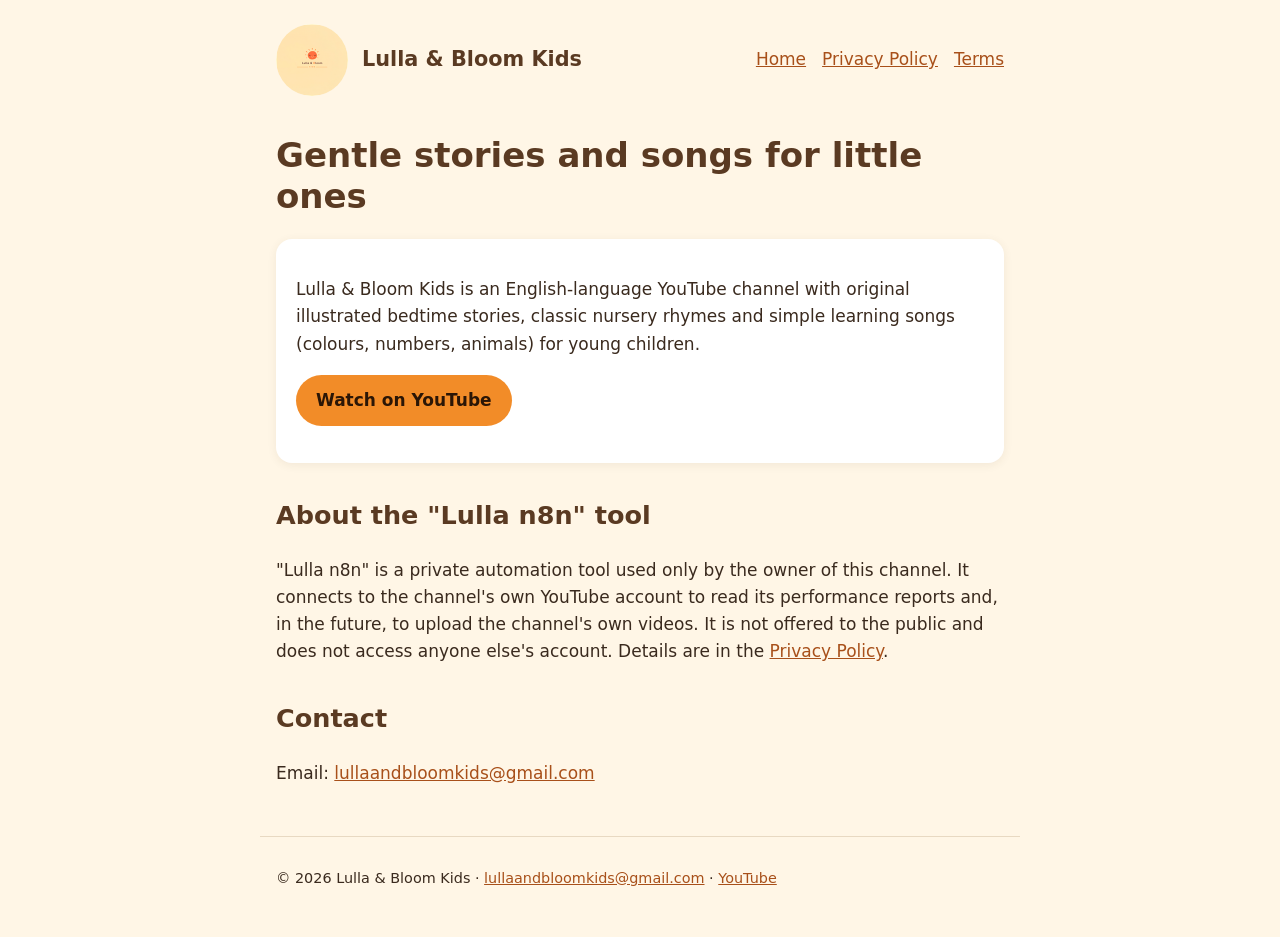
<file: index.html>
<!doctype html>
<html lang="en">
<head>
<meta charset="utf-8">
<meta name="viewport" content="width=device-width,initial-scale=1">
<title>Lulla & Bloom Kids — Stories and songs for little ones</title>
<meta name="description" content="Original illustrated stories, nursery rhymes and learning songs for young children on YouTube.">
<meta property="og:title" content="Lulla & Bloom Kids — Stories and songs for little ones">
<meta property="og:description" content="Original illustrated stories, nursery rhymes and learning songs for young children on YouTube.">
<meta property="og:image" content="https://diegonogueira361-ai.github.io/lulla-bloom-kids/og.png">
<link rel="icon" href="favicon.png">
<link rel="stylesheet" href="style.css">
</head>
<body>
<header>
  <img src="logo.png" alt="Lulla &amp; Bloom Kids logo">
  <a class="nome" href="index.html">Lulla &amp; Bloom Kids</a>
  <nav><a href="index.html">Home</a><a href="privacy.html">Privacy Policy</a><a href="terms.html">Terms</a></nav>
</header>
<main>
<h1>Gentle stories and songs for little ones</h1>
<div class="card">
<p>Lulla &amp; Bloom Kids is an English-language YouTube channel with original illustrated bedtime stories, classic nursery rhymes and simple learning songs (colours, numbers, animals) for young children.</p>
<p><a class="btn" href="https://www.youtube.com/@LullaAndBloomKids">Watch on YouTube</a></p>
</div>
<h2>About the "Lulla n8n" tool</h2>
<p>"Lulla n8n" is a private automation tool used only by the owner of this channel. It connects to the channel's own YouTube account to read its performance reports and, in the future, to upload the channel's own videos. It is not offered to the public and does not access anyone else's account. Details are in the <a href="privacy.html">Privacy Policy</a>.</p>
<h2>Contact</h2>
<p>Email: <a href="mailto:lullaandbloomkids@gmail.com">lullaandbloomkids@gmail.com</a></p>
</main>
<footer>
  <p>© <span id="ano">2026</span> Lulla &amp; Bloom Kids · <a href="mailto:lullaandbloomkids@gmail.com">lullaandbloomkids@gmail.com</a> · <a href="https://www.youtube.com/@LullaAndBloomKids">YouTube</a></p>
</footer>
<script>document.getElementById('ano').textContent=new Date().getFullYear()</script>
</body>
</html>
</file>
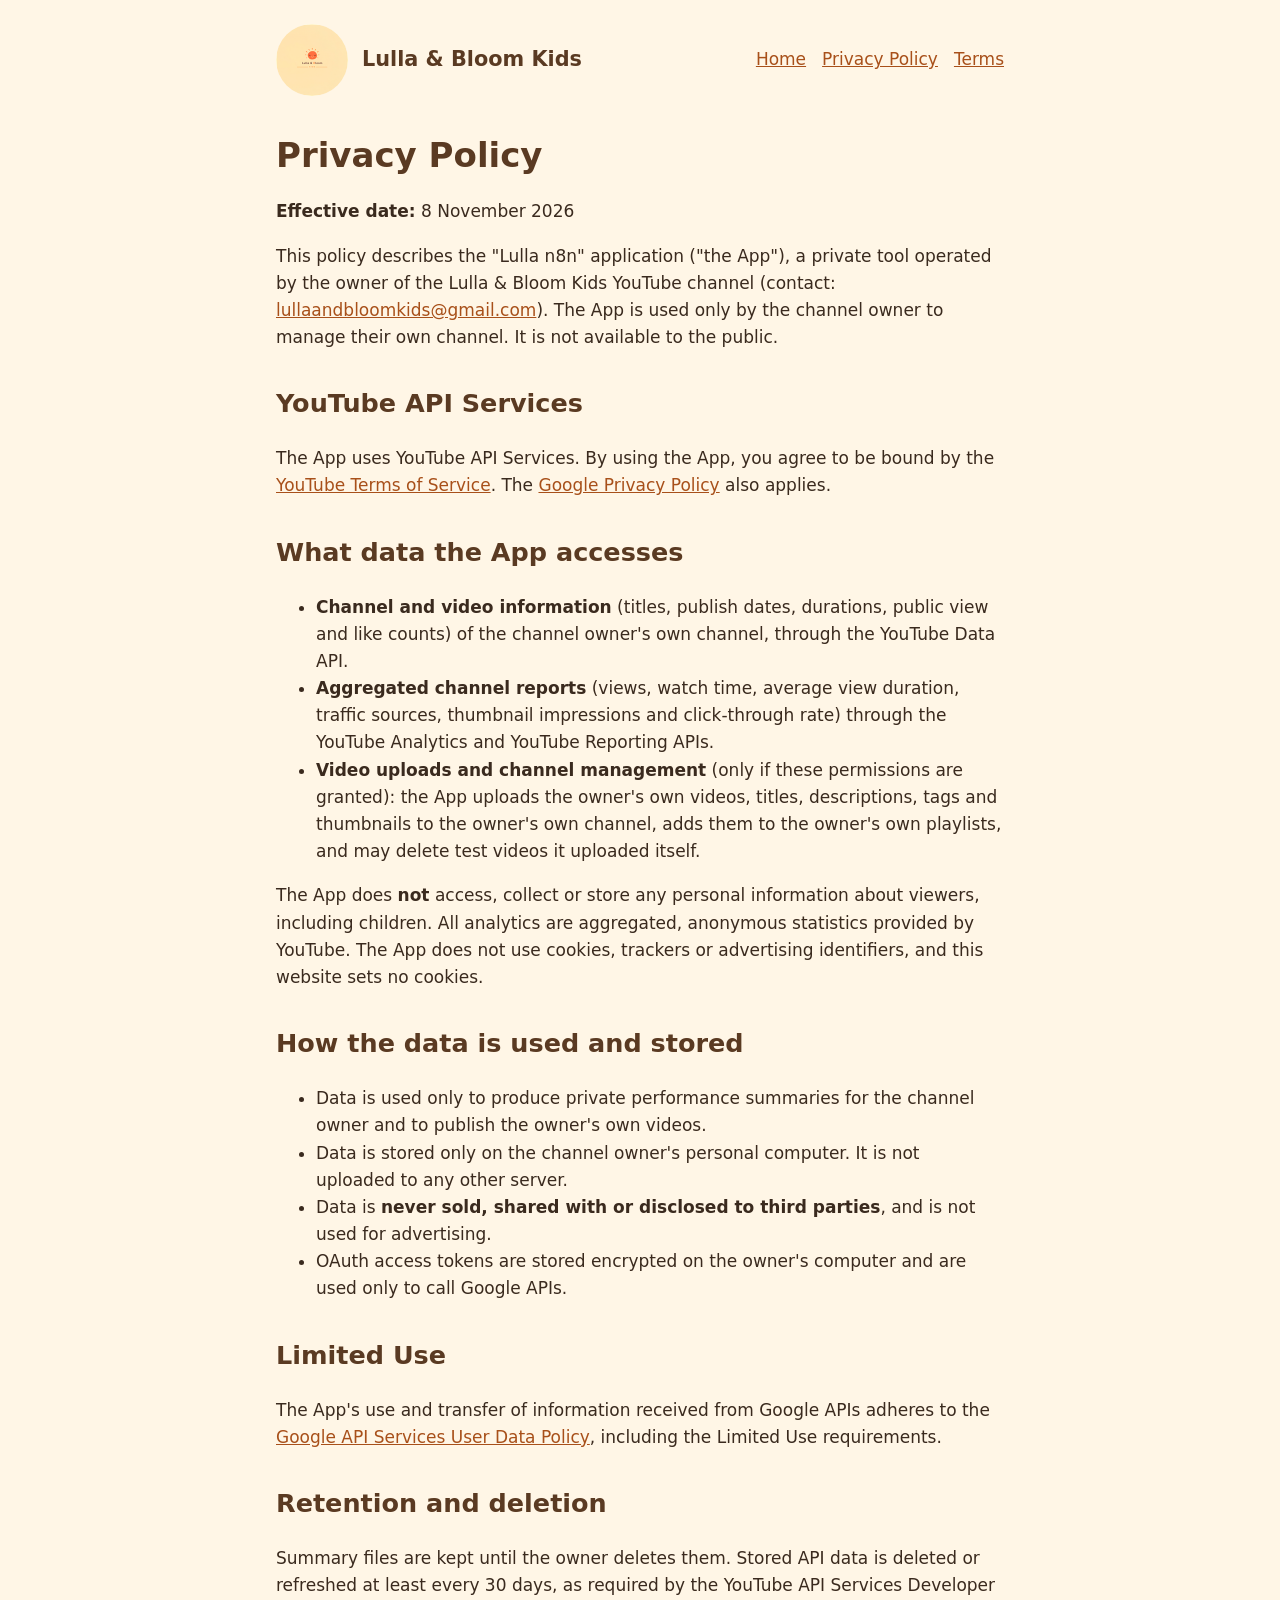
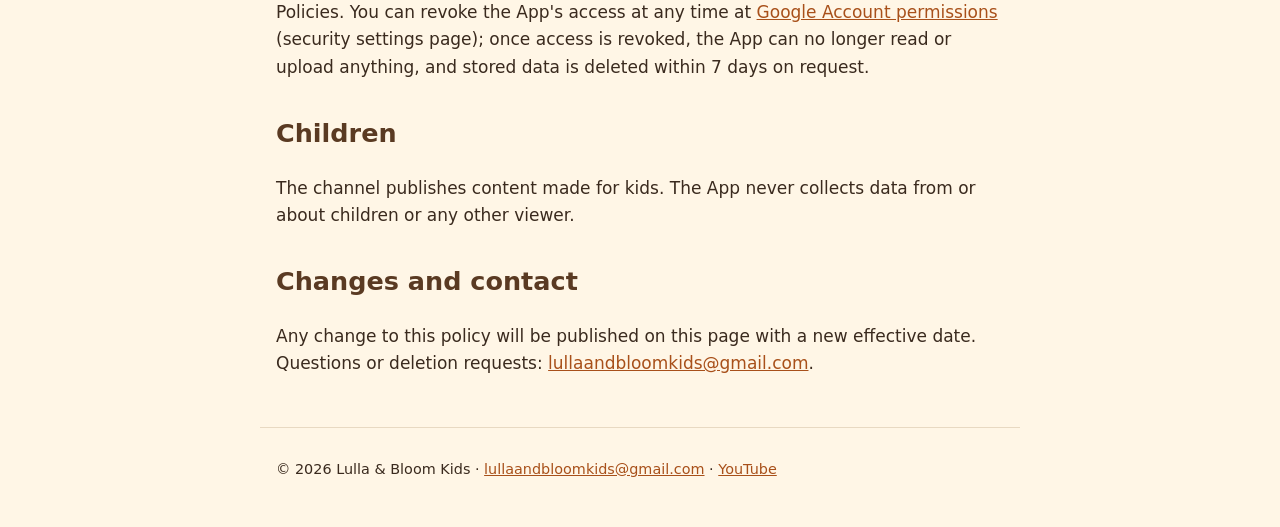
<file: privacy.html>
<!doctype html>
<html lang="en">
<head>
<meta charset="utf-8">
<meta name="viewport" content="width=device-width,initial-scale=1">
<title>Privacy Policy — Lulla & Bloom Kids</title>
<meta name="description" content="How the Lulla n8n tool uses YouTube API Services and Google user data.">
<meta property="og:title" content="Privacy Policy — Lulla & Bloom Kids">
<meta property="og:description" content="How the Lulla n8n tool uses YouTube API Services and Google user data.">
<meta property="og:image" content="https://diegonogueira361-ai.github.io/lulla-bloom-kids/og.png">
<link rel="icon" href="favicon.png">
<link rel="stylesheet" href="style.css">
</head>
<body>
<header>
  <img src="logo.png" alt="Lulla &amp; Bloom Kids logo">
  <a class="nome" href="index.html">Lulla &amp; Bloom Kids</a>
  <nav><a href="index.html">Home</a><a href="privacy.html">Privacy Policy</a><a href="terms.html">Terms</a></nav>
</header>
<main>
<h1>Privacy Policy</h1>
<p><strong>Effective date:</strong> 8 November 2026</p>
<p>This policy describes the "Lulla n8n" application ("the App"), a private tool operated by the owner of the Lulla &amp; Bloom Kids YouTube channel (contact: <a href="mailto:lullaandbloomkids@gmail.com">lullaandbloomkids@gmail.com</a>). The App is used only by the channel owner to manage their own channel. It is not available to the public.</p>

<h2>YouTube API Services</h2>
<p>The App uses YouTube API Services. By using the App, you agree to be bound by the <a href="https://www.youtube.com/t/terms">YouTube Terms of Service</a>. The <a href="https://policies.google.com/privacy">Google Privacy Policy</a> also applies.</p>

<h2>What data the App accesses</h2>
<ul>
  <li><strong>Channel and video information</strong> (titles, publish dates, durations, public view and like counts) of the channel owner's own channel, through the YouTube Data API.</li>
  <li><strong>Aggregated channel reports</strong> (views, watch time, average view duration, traffic sources, thumbnail impressions and click-through rate) through the YouTube Analytics and YouTube Reporting APIs.</li>
  <li><strong>Video uploads and channel management</strong> (only if these permissions are granted): the App uploads the owner's own videos, titles, descriptions, tags and thumbnails to the owner's own channel, adds them to the owner's own playlists, and may delete test videos it uploaded itself.</li>
</ul>
<p>The App does <strong>not</strong> access, collect or store any personal information about viewers, including children. All analytics are aggregated, anonymous statistics provided by YouTube. The App does not use cookies, trackers or advertising identifiers, and this website sets no cookies.</p>

<h2>How the data is used and stored</h2>
<ul>
  <li>Data is used only to produce private performance summaries for the channel owner and to publish the owner's own videos.</li>
  <li>Data is stored only on the channel owner's personal computer. It is not uploaded to any other server.</li>
  <li>Data is <strong>never sold, shared with or disclosed to third parties</strong>, and is not used for advertising.</li>
  <li>OAuth access tokens are stored encrypted on the owner's computer and are used only to call Google APIs.</li>
</ul>

<h2>Limited Use</h2>
<p>The App's use and transfer of information received from Google APIs adheres to the <a href="https://developers.google.com/terms/api-services-user-data-policy">Google API Services User Data Policy</a>, including the Limited Use requirements.</p>

<h2>Retention and deletion</h2>
<p>Summary files are kept until the owner deletes them. Stored API data is deleted or refreshed at least every 30 days, as required by the YouTube API Services Developer Policies. You can revoke the App's access at any time at <a href="https://myaccount.google.com/permissions">Google Account permissions</a> (security settings page); once access is revoked, the App can no longer read or upload anything, and stored data is deleted within 7 days on request.</p>

<h2>Children</h2>
<p>The channel publishes content made for kids. The App never collects data from or about children or any other viewer.</p>

<h2>Changes and contact</h2>
<p>Any change to this policy will be published on this page with a new effective date. Questions or deletion requests: <a href="mailto:lullaandbloomkids@gmail.com">lullaandbloomkids@gmail.com</a>.</p>
</main>
<footer>
  <p>© <span id="ano">2026</span> Lulla &amp; Bloom Kids · <a href="mailto:lullaandbloomkids@gmail.com">lullaandbloomkids@gmail.com</a> · <a href="https://www.youtube.com/@LullaAndBloomKids">YouTube</a></p>
</footer>
<script>document.getElementById('ano').textContent=new Date().getFullYear()</script>
</body>
</html>
</file>
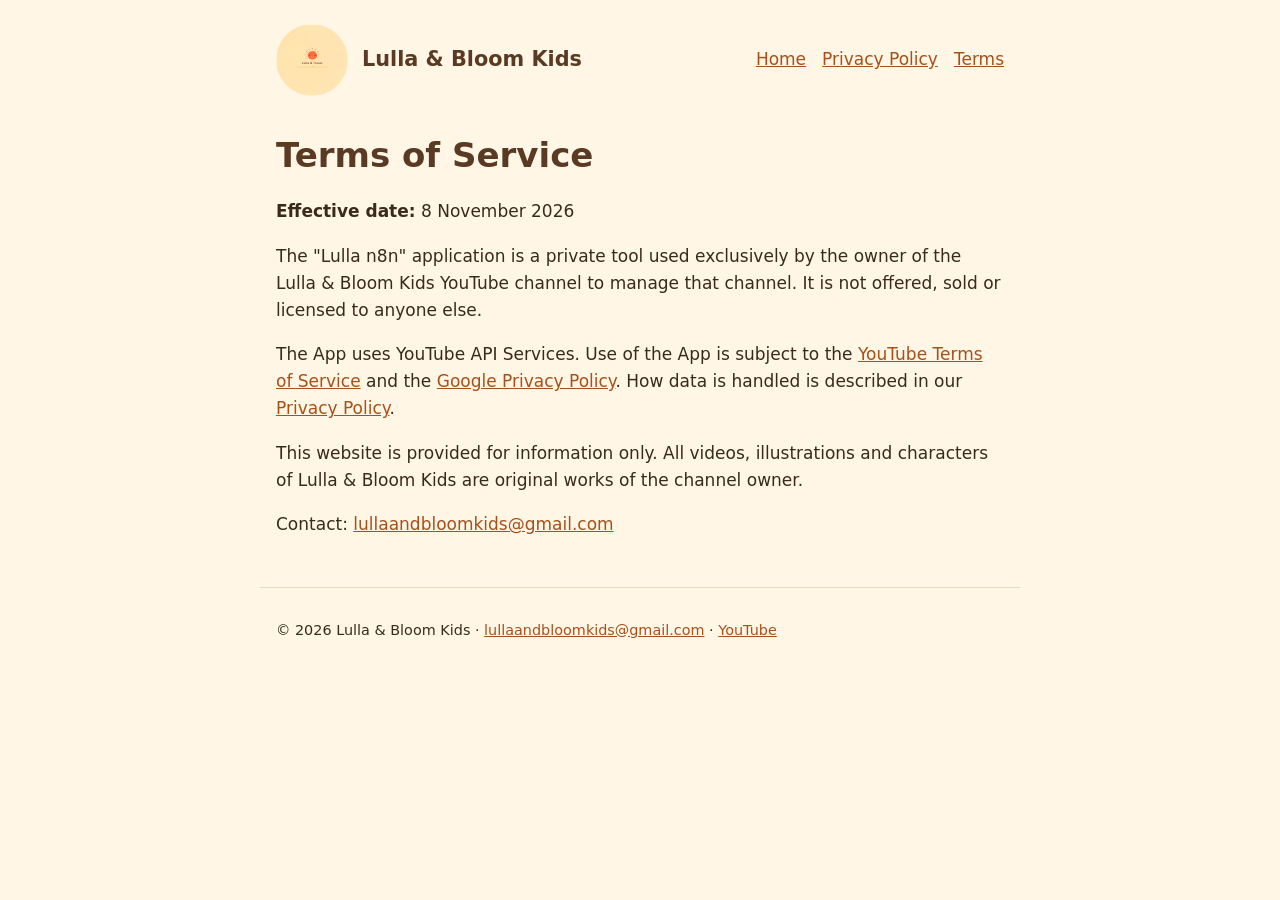
<file: terms.html>
<!doctype html>
<html lang="en">
<head>
<meta charset="utf-8">
<meta name="viewport" content="width=device-width,initial-scale=1">
<title>Terms of Service — Lulla & Bloom Kids</title>
<meta name="description" content="Terms of use for the Lulla n8n tool and this website.">
<meta property="og:title" content="Terms of Service — Lulla & Bloom Kids">
<meta property="og:description" content="Terms of use for the Lulla n8n tool and this website.">
<meta property="og:image" content="https://diegonogueira361-ai.github.io/lulla-bloom-kids/og.png">
<link rel="icon" href="favicon.png">
<link rel="stylesheet" href="style.css">
</head>
<body>
<header>
  <img src="logo.png" alt="Lulla &amp; Bloom Kids logo">
  <a class="nome" href="index.html">Lulla &amp; Bloom Kids</a>
  <nav><a href="index.html">Home</a><a href="privacy.html">Privacy Policy</a><a href="terms.html">Terms</a></nav>
</header>
<main>
<h1>Terms of Service</h1>
<p><strong>Effective date:</strong> 8 November 2026</p>
<p>The "Lulla n8n" application is a private tool used exclusively by the owner of the Lulla &amp; Bloom Kids YouTube channel to manage that channel. It is not offered, sold or licensed to anyone else.</p>
<p>The App uses YouTube API Services. Use of the App is subject to the <a href="https://www.youtube.com/t/terms">YouTube Terms of Service</a> and the <a href="https://policies.google.com/privacy">Google Privacy Policy</a>. How data is handled is described in our <a href="privacy.html">Privacy Policy</a>.</p>
<p>This website is provided for information only. All videos, illustrations and characters of Lulla &amp; Bloom Kids are original works of the channel owner.</p>
<p>Contact: <a href="mailto:lullaandbloomkids@gmail.com">lullaandbloomkids@gmail.com</a></p>
</main>
<footer>
  <p>© <span id="ano">2026</span> Lulla &amp; Bloom Kids · <a href="mailto:lullaandbloomkids@gmail.com">lullaandbloomkids@gmail.com</a> · <a href="https://www.youtube.com/@LullaAndBloomKids">YouTube</a></p>
</footer>
<script>document.getElementById('ano').textContent=new Date().getFullYear()</script>
</body>
</html>
</file>
<file: style.css>
:root{--creme:#FFF6E6;--sol:#F28C28;--castanho:#5A3A22;--texto:#3A2A1E;--card:#FFFFFF}
*{box-sizing:border-box}
body{margin:0;background:var(--creme);color:var(--texto);font:17px/1.6 system-ui,-apple-system,"Segoe UI",Roboto,sans-serif}
a{color:#A8501A}a:focus-visible{outline:3px solid var(--sol);outline-offset:2px}
header,main,footer{max-width:760px;margin:0 auto;padding:0 16px}
header{display:flex;align-items:center;gap:14px;padding-top:24px;flex-wrap:wrap}
header img{width:72px;height:72px;border-radius:50%;background:#fff}
header .nome{font-weight:800;font-size:1.3rem;color:var(--castanho);text-decoration:none}
nav{margin-left:auto;display:flex;gap:16px;flex-wrap:wrap}
main{padding-top:16px;padding-bottom:32px}
h1{color:var(--castanho);line-height:1.2}h2{color:var(--castanho);margin-top:2rem}
.card{background:var(--card);border-radius:16px;padding:20px;box-shadow:0 2px 10px rgba(90,58,34,.08)}
.btn{display:inline-block;background:var(--sol);color:#2B1606;font-weight:700;padding:12px 20px;border-radius:999px;text-decoration:none}
footer{border-top:1px solid #E8D9C2;padding-top:16px;padding-bottom:32px;font-size:.9rem}
</file>
